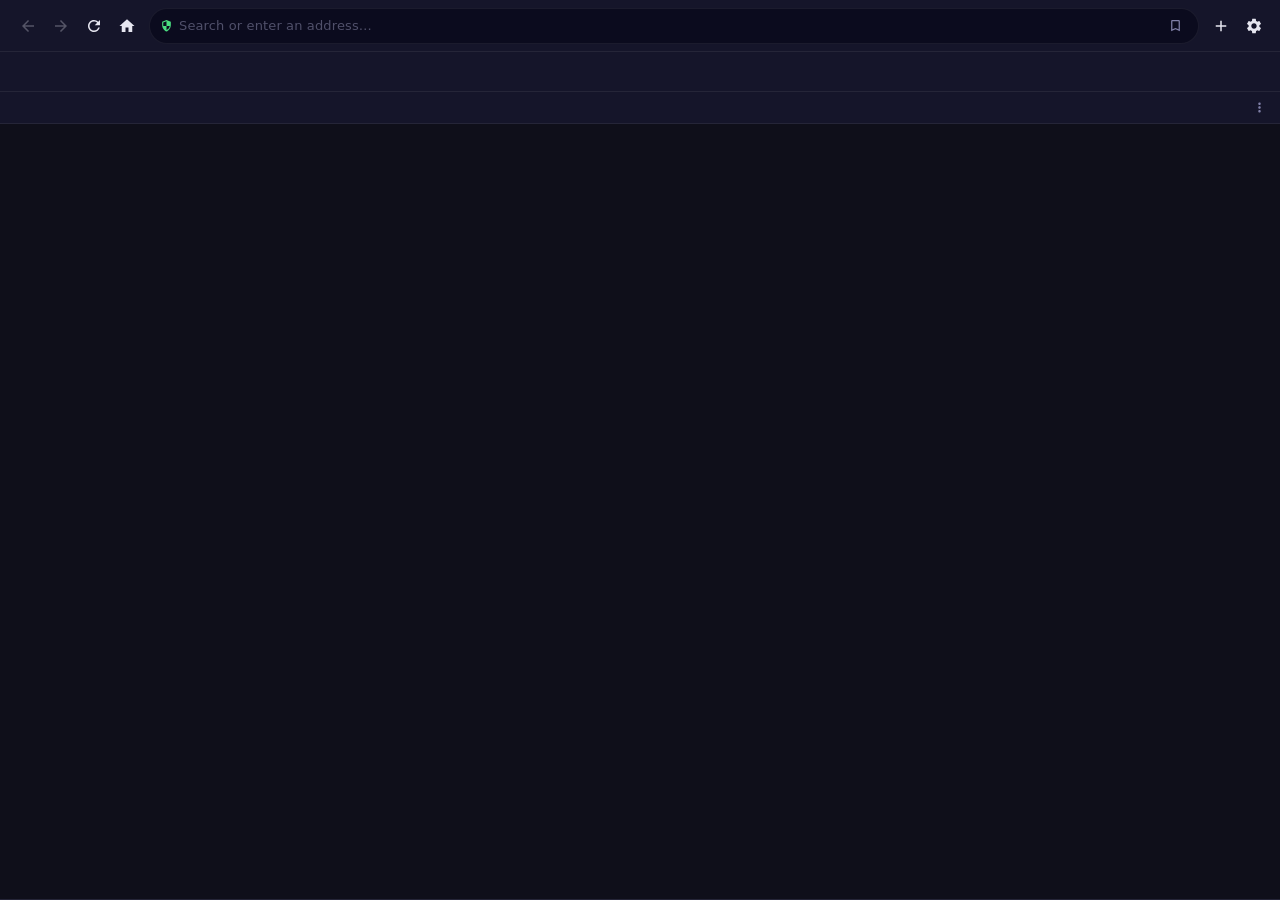
<file: src/index.html>
<!DOCTYPE html>
<html lang="en">
<head>
  <meta charset="UTF-8" />
  <meta name="viewport" content="width=device-width, initial-scale=1.0" />
  <title>SV Browser</title>
  <link rel="stylesheet" href="styles.css" />
</head>
<body>

  <!-- ══════ TOOLBAR ══════ -->
  <div id="toolbar">
    <div id="nav-buttons">
      <button id="btn-back" class="nav-btn" title="Go Back (Alt+←)" disabled>
        <svg viewBox="0 0 24 24" fill="currentColor"><path d="M20 11H7.83l5.59-5.59L12 4l-8 8 8 8 1.41-1.41L7.83 13H20v-2z"/></svg>
      </button>
      <button id="btn-forward" class="nav-btn" title="Go Forward (Alt+→)" disabled>
        <svg viewBox="0 0 24 24" fill="currentColor"><path d="M12 4l-1.41 1.41L16.17 11H4v2h12.17l-5.58 5.59L12 20l8-8z"/></svg>
      </button>
      <button id="btn-reload" class="nav-btn" title="Reload (Ctrl+R)">
        <!-- Reload icon -->
        <svg class="icon-reload" viewBox="0 0 24 24" fill="currentColor">
          <path d="M17.65 6.35A7.958 7.958 0 0 0 12 4c-4.42 0-7.99 3.58-7.99 8s3.57 8 7.99 8c3.73 0 6.84-2.55 7.73-6h-2.08A5.99 5.99 0 0 1 12 18c-3.31 0-6-2.69-6-6s2.69-6 6-6c1.66 0 3.14.69 4.22 1.78L13 11h7V4l-2.35 2.35z"/>
        </svg>
        <!-- Stop icon -->
        <svg class="icon-stop" viewBox="0 0 24 24" fill="currentColor">
          <path d="M19 6.41L17.59 5 12 10.59 6.41 5 5 6.41 10.59 12 5 17.59 6.41 19 12 13.41 17.59 19 19 17.59 13.41 12z"/>
        </svg>
      </button>
      <button id="btn-home" class="nav-btn" title="Home (Alt+Home)">
        <svg viewBox="0 0 24 24" fill="currentColor"><path d="M10 20v-6h4v6h5v-8h3L12 3 2 12h3v8z"/></svg>
      </button>
    </div>

    <div id="address-bar-wrap">
      <span id="security-icon" class="secure" title="Secure connection">
        <svg viewBox="0 0 24 24" fill="currentColor"><path d="M12 2L4 5v6c0 5.55 3.84 10.74 8 12 4.16-1.26 8-6.45 8-12V5l-8-3zm0 10.99h6c-.47 3.27-2.81 6.2-6 7.37V13H6V6.3l6-2.25v8.94z"/></svg>
      </span>
      <input id="address-bar" type="text" spellcheck="false"
             placeholder="Search or enter an address…" autocomplete="off" />
      <button id="btn-bookmark-add" class="icon-btn" title="Bookmark this page (Ctrl+D)">
        <svg viewBox="0 0 24 24" fill="currentColor"><path d="M17 3H7c-1.1 0-2 .9-2 2v16l7-3 7 3V5c0-1.1-.9-2-2-2zm0 15l-5-2.18L7 18V5h10v13z"/></svg>
      </button>
    </div>

    <div id="toolbar-actions">
      <button id="btn-new-tab" class="nav-btn" title="New Tab (Ctrl+T)">
        <svg viewBox="0 0 24 24" fill="currentColor"><path d="M19 13h-6v6h-2v-6H5v-2h6V5h2v6h6v2z"/></svg>
      </button>
      <button id="btn-settings" class="nav-btn" title="Settings">
        <svg viewBox="0 0 24 24" fill="currentColor"><path d="M19.14 12.94c.04-.3.06-.61.06-.94s-.02-.64-.07-.94l2.03-1.58a.49.49 0 0 0 .12-.61l-1.92-3.32a.488.488 0 0 0-.59-.22l-2.39.96c-.5-.38-1.03-.7-1.62-.94l-.36-2.54a.484.484 0 0 0-.48-.41h-3.84c-.24 0-.43.17-.47.41l-.36 2.54c-.59.24-1.13.57-1.62.94l-2.39-.96c-.22-.08-.47 0-.59.22L2.74 8.87a.47.47 0 0 0 .12.61l2.03 1.58c-.05.3-.09.63-.09.94s.02.64.07.94l-2.03 1.58a.49.49 0 0 0-.12.61l1.92 3.32c.12.22.37.29.59.22l2.39-.96c.5.38 1.03.7 1.62.94l.36 2.54c.05.24.24.41.48.41h3.84c.24 0 .44-.17.47-.41l.36-2.54c.59-.24 1.13-.56 1.62-.94l2.39.96c.22.08.47 0 .59-.22l1.92-3.32a.47.47 0 0 0-.12-.61l-2.01-1.58zM12 15.6c-1.98 0-3.6-1.62-3.6-3.6s1.62-3.6 3.6-3.6 3.6 1.62 3.6 3.6-1.62 3.6-3.6 3.6z"/></svg>
      </button>
    </div>
  </div>

  <!-- ══════ TAB BAR ══════ -->
  <div id="tab-bar">
    <div id="tabs-container"></div>
  </div>

  <!-- ══════ BOOKMARK BAR ══════ -->
  <div id="bookmark-bar" class="visible">
    <div id="bookmarks-list"></div>
    <button id="btn-manage-bm" class="icon-btn small" title="Manage Bookmarks">
      <svg viewBox="0 0 24 24" fill="currentColor"><path d="M12 8c1.1 0 2-.9 2-2s-.9-2-2-2-2 .9-2 2 .9 2 2 2zm0 2c-1.1 0-2 .9-2 2s.9 2 2 2 2-.9 2-2-.9-2-2-2zm0 6c-1.1 0-2 .9-2 2s.9 2 2 2 2-.9 2-2-.9-2-2-2z"/></svg>
    </button>
  </div>

  <!-- ══════ FIND BAR ══════ -->
  <div id="find-bar">
    <input id="find-input" type="text" placeholder="Find in page…" spellcheck="false" />
    <span id="find-count"></span>
    <button id="find-prev" class="icon-btn" title="Previous (Shift+Enter)">
      <svg viewBox="0 0 24 24" fill="currentColor"><path d="M7.41 15.41L12 10.83l4.59 4.58L18 14l-6-6-6 6z"/></svg>
    </button>
    <button id="find-next" class="icon-btn" title="Next (Enter)">
      <svg viewBox="0 0 24 24" fill="currentColor"><path d="M7.41 8.59L12 13.17l4.59-4.58L18 10l-6 6-6-6 1.41-1.41z"/></svg>
    </button>
    <button id="find-close" class="icon-btn" title="Close (Esc)">
      <svg viewBox="0 0 24 24" fill="currentColor"><path d="M19 6.41L17.59 5 12 10.59 6.41 5 5 6.41 10.59 12 5 17.59 6.41 19 12 13.41 17.59 19 19 17.59 13.41 12z"/></svg>
    </button>
  </div>

  <!-- ══════ BOOKMARK MODAL ══════ -->
  <div id="bm-modal" class="modal hidden">
    <div class="modal-box">
      <div class="modal-header">
        <h2>Bookmarks</h2>
        <button id="bm-modal-close" class="icon-btn">
          <svg viewBox="0 0 24 24" fill="currentColor"><path d="M19 6.41L17.59 5 12 10.59 6.41 5 5 6.41 10.59 12 5 17.59 6.41 19 12 13.41 17.59 19 19 17.59 13.41 12z"/></svg>
        </button>
      </div>
      <div id="bm-modal-list"></div>
    </div>
  </div>

  <!-- ══════ DOWNLOAD SHELF ══════ -->
  <div id="download-shelf"></div>

  <!-- ══════ STATUS BAR ══════ -->
  <div id="status-bar"><span id="status-text"></span></div>

  <!-- ══════ TOAST ══════ -->
  <div id="toast"></div>

  <script src="renderer.js"></script>
</body>
</html>
</file>
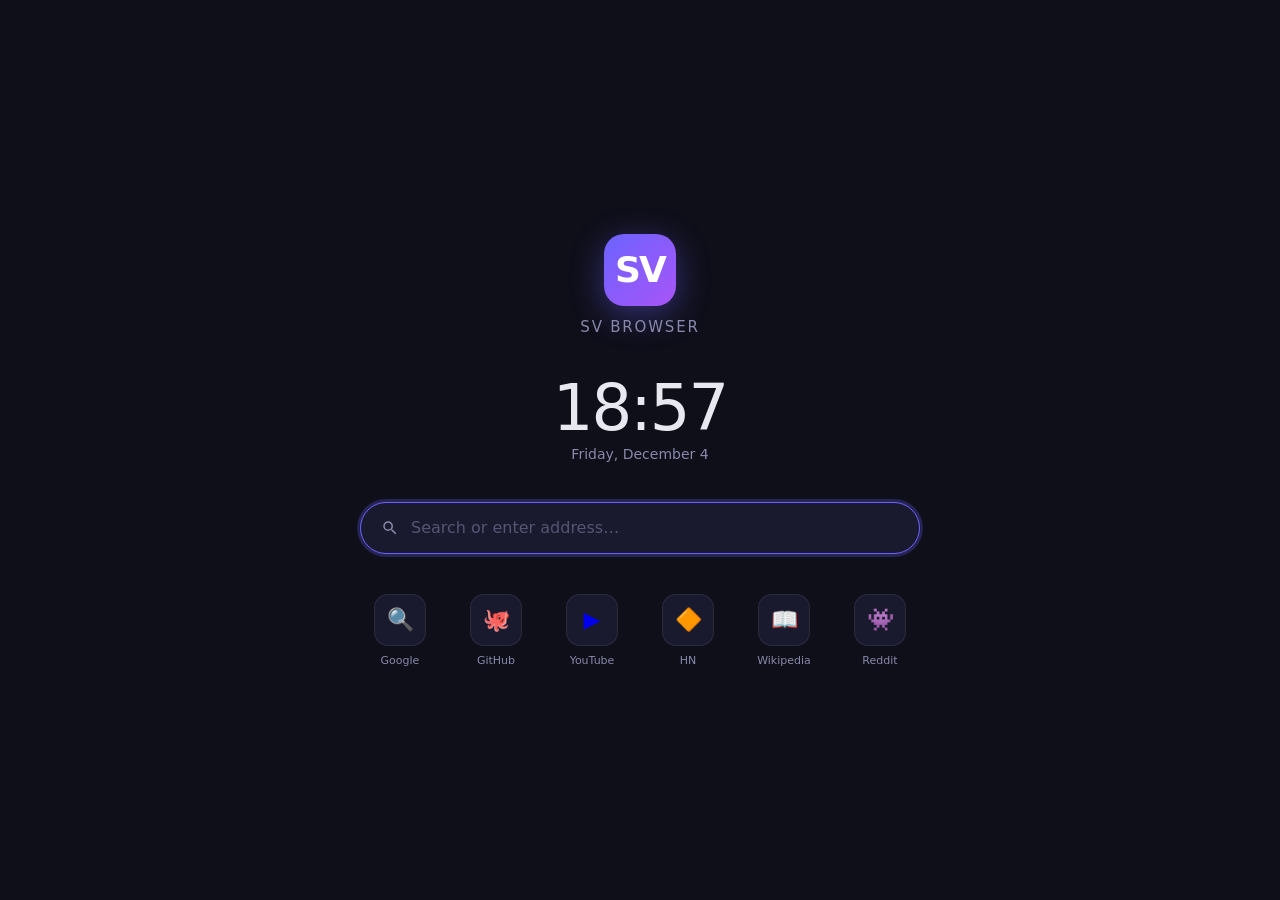
<file: src/newtab.html>
<!DOCTYPE html>
<html lang="en">
<head>
  <meta charset="UTF-8" />
  <meta name="viewport" content="width=device-width, initial-scale=1.0" />
  <title>New Tab</title>
  <style>
    *, *::before, *::after { box-sizing: border-box; margin: 0; padding: 0; }

    :root {
      --bg:        #0f0f1a;
      --surface:   #1a1a2e;
      --accent:    #6c63ff;
      --accent-g:  rgba(108,99,255,0.2);
      --text:      #e8e8f0;
      --muted:     #8888aa;
      --dim:       #555575;
      --border:    rgba(255,255,255,0.07);
      --radius:    12px;
    }

    html, body {
      height: 100%;
      background: var(--bg);
      color: var(--text);
      font-family: -apple-system, BlinkMacSystemFont, 'Segoe UI', system-ui, sans-serif;
      -webkit-font-smoothing: antialiased;
      display: flex;
      flex-direction: column;
      align-items: center;
      justify-content: center;
      gap: 40px;
    }

    /* Logo */
    .logo {
      display: flex;
      flex-direction: column;
      align-items: center;
      gap: 12px;
    }

    .logo-mark {
      width: 72px;
      height: 72px;
      background: linear-gradient(135deg, #6c63ff, #a855f7);
      border-radius: 20px;
      display: flex;
      align-items: center;
      justify-content: center;
      font-size: 36px;
      font-weight: 800;
      color: white;
      letter-spacing: -2px;
      box-shadow: 0 8px 32px rgba(108,99,255,0.4);
    }

    .logo-name {
      font-size: 15px;
      color: var(--muted);
      letter-spacing: 0.12em;
      text-transform: uppercase;
    }

    /* Clock */
    #clock {
      font-size: 64px;
      font-weight: 200;
      letter-spacing: -2px;
      color: var(--text);
      line-height: 1;
    }

    #date {
      font-size: 14px;
      color: var(--muted);
      text-align: center;
      margin-top: 6px;
    }

    /* Search bar */
    .search-wrap {
      display: flex;
      align-items: center;
      background: var(--surface);
      border: 1px solid var(--border);
      border-radius: 30px;
      padding: 0 20px;
      width: 560px;
      max-width: 90vw;
      height: 52px;
      gap: 12px;
      transition: border-color 0.15s, box-shadow 0.15s;
    }

    .search-wrap:focus-within {
      border-color: var(--accent);
      box-shadow: 0 0 0 3px rgba(108,99,255,0.25);
    }

    .search-icon {
      color: var(--muted);
      flex-shrink: 0;
    }

    #search-input {
      flex: 1;
      background: transparent;
      border: none;
      outline: none;
      font-size: 16px;
      color: var(--text);
      font-family: inherit;
    }

    #search-input::placeholder { color: var(--dim); }

    /* Quick links */
    .quicklinks {
      display: flex;
      gap: 16px;
      flex-wrap: wrap;
      justify-content: center;
      max-width: 560px;
    }

    .quicklink {
      display: flex;
      flex-direction: column;
      align-items: center;
      gap: 8px;
      width: 80px;
      cursor: pointer;
      text-decoration: none;
    }

    .quicklink-icon {
      width: 52px;
      height: 52px;
      background: var(--surface);
      border: 1px solid var(--border);
      border-radius: 14px;
      display: flex;
      align-items: center;
      justify-content: center;
      font-size: 22px;
      transition: background 0.15s, border-color 0.15s, transform 0.15s;
    }

    .quicklink:hover .quicklink-icon {
      background: var(--accent-g);
      border-color: rgba(108,99,255,0.4);
      transform: translateY(-2px);
    }

    .quicklink-label {
      font-size: 11px;
      color: var(--muted);
      text-align: center;
    }
  </style>
</head>
<body>

  <div class="logo">
    <div class="logo-mark">SV</div>
    <span class="logo-name">SV Browser</span>
  </div>

  <div>
    <div id="clock">00:00</div>
    <div id="date"></div>
  </div>

  <div class="search-wrap">
    <svg class="search-icon" width="18" height="18" viewBox="0 0 24 24" fill="currentColor">
      <path d="M15.5 14h-.79l-.28-.27A6.471 6.471 0 0 0 16 9.5 6.5 6.5 0 1 0 9.5 16c1.61 0 3.09-.59 4.23-1.57l.27.28v.79l5 4.99L20.49 19l-4.99-5zm-6 0C7.01 14 5 11.99 5 9.5S7.01 5 9.5 5 14 7.01 14 9.5 11.99 14 9.5 14z"/>
    </svg>
    <input id="search-input" type="text" placeholder="Search or enter address…" autocomplete="off" autofocus />
  </div>

  <div class="quicklinks">
    <a class="quicklink" href="https://google.com">
      <div class="quicklink-icon">🔍</div>
      <span class="quicklink-label">Google</span>
    </a>
    <a class="quicklink" href="https://github.com">
      <div class="quicklink-icon">🐙</div>
      <span class="quicklink-label">GitHub</span>
    </a>
    <a class="quicklink" href="https://youtube.com">
      <div class="quicklink-icon">▶️</div>
      <span class="quicklink-label">YouTube</span>
    </a>
    <a class="quicklink" href="https://news.ycombinator.com">
      <div class="quicklink-icon">🔶</div>
      <span class="quicklink-label">HN</span>
    </a>
    <a class="quicklink" href="https://wikipedia.org">
      <div class="quicklink-icon">📖</div>
      <span class="quicklink-label">Wikipedia</span>
    </a>
    <a class="quicklink" href="https://reddit.com">
      <div class="quicklink-icon">👾</div>
      <span class="quicklink-label">Reddit</span>
    </a>
  </div>

  <script>
    // Clock
    function updateClock() {
      const now = new Date();
      const h = String(now.getHours()).padStart(2, '0');
      const m = String(now.getMinutes()).padStart(2, '0');
      document.getElementById('clock').textContent = `${h}:${m}`;
      const days = ['Sunday','Monday','Tuesday','Wednesday','Thursday','Friday','Saturday'];
      const months = ['January','February','March','April','May','June',
                      'July','August','September','October','November','December'];
      document.getElementById('date').textContent =
        `${days[now.getDay()]}, ${months[now.getMonth()]} ${now.getDate()}`;
    }
    updateClock();
    setInterval(updateClock, 10000);

    // Search — communicate with parent via postMessage (BrowserView can't use contextBridge)
    const input = document.getElementById('search-input');
    input.addEventListener('keydown', e => {
      if (e.key === 'Enter' && input.value.trim()) {
        window.location.href =
          'https://www.google.com/search?q=' + encodeURIComponent(input.value.trim());
      }
    });

    // Quick links open in same tab
    document.querySelectorAll('.quicklink').forEach(link => {
      link.addEventListener('click', e => {
        e.preventDefault();
        window.location.href = link.href;
      });
    });
  </script>
</body>
</html>
</file>
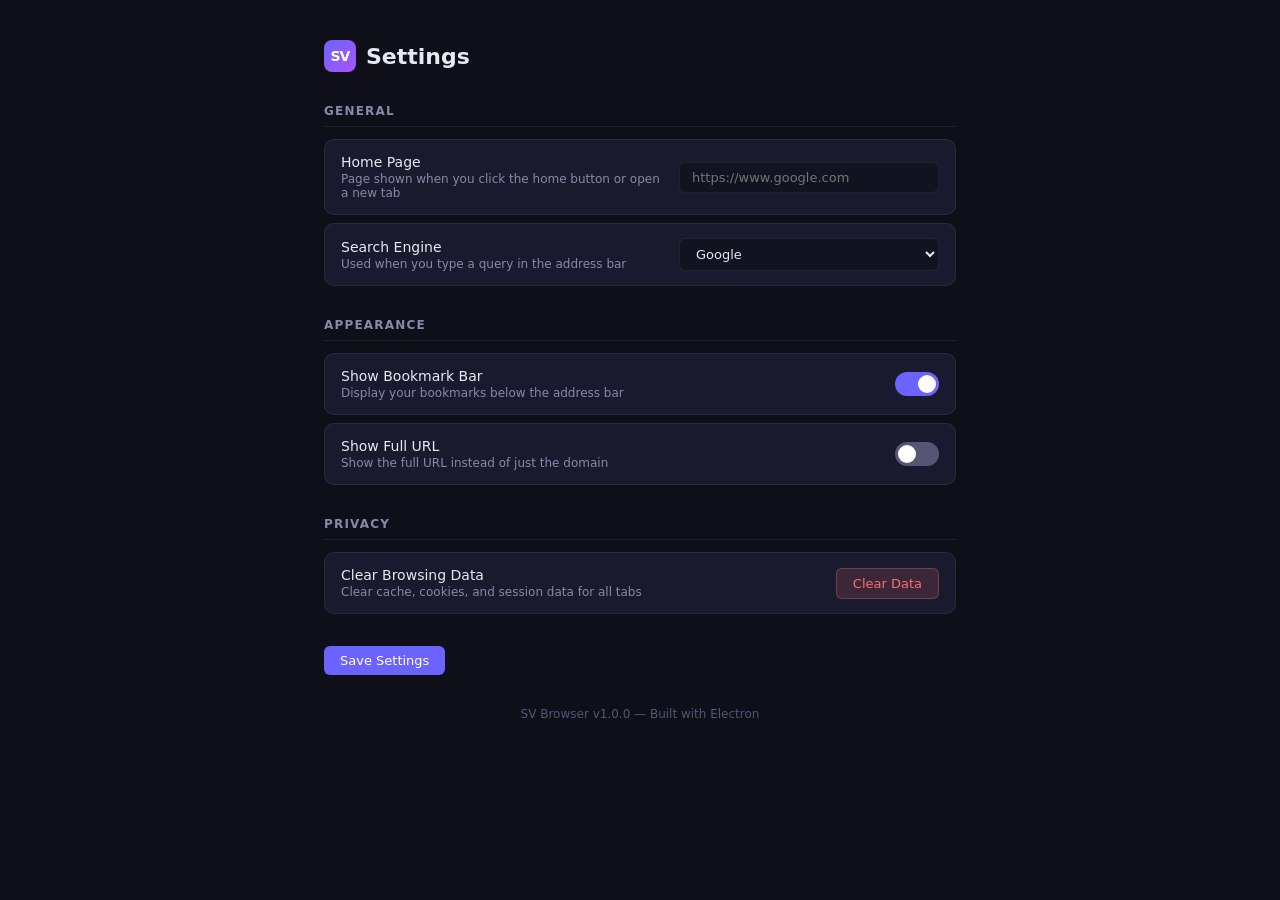
<file: src/settings.html>
<!DOCTYPE html>
<html lang="en">
<head>
  <meta charset="UTF-8" />
  <title>SV Settings</title>
  <style>
    *, *::before, *::after { box-sizing: border-box; margin: 0; padding: 0; }
    :root {
      --bg: #0f0f1a; --surface: #1a1a2e; --accent: #6c63ff;
      --accent-g: rgba(108,99,255,0.2); --text: #e8e8f0;
      --muted: #8888aa; --dim: #555575; --border: rgba(255,255,255,0.07);
      --success: #4ade80; --danger: #f87171; --radius: 10px;
    }
    html, body { height: 100%; background: var(--bg); color: var(--text);
      font-family: -apple-system, BlinkMacSystemFont, 'Segoe UI', system-ui, sans-serif;
      font-size: 14px; -webkit-font-smoothing: antialiased; overflow: hidden; }
    .page { max-width: 680px; margin: 0 auto; padding: 40px 24px; overflow-y: auto; height: 100%; }
    h1 { font-size: 22px; font-weight: 600; margin-bottom: 32px; color: var(--text);
         display: flex; align-items: center; gap: 10px; }
    .logo-sm { width: 32px; height: 32px; background: linear-gradient(135deg,#6c63ff,#a855f7);
               border-radius: 8px; display: flex; align-items: center; justify-content: center;
               font-weight: 800; font-size: 14px; color: white; letter-spacing: -1px; }
    section { margin-bottom: 32px; }
    h2 { font-size: 12px; font-weight: 600; text-transform: uppercase; letter-spacing: 0.1em;
         color: var(--muted); margin-bottom: 12px; padding-bottom: 8px;
         border-bottom: 1px solid var(--border); }
    .setting-row { display: flex; align-items: center; justify-content: space-between;
                   gap: 16px; padding: 14px 16px; background: var(--surface);
                   border: 1px solid var(--border); border-radius: var(--radius);
                   margin-bottom: 8px; }
    .setting-row:last-child { margin-bottom: 0; }
    .setting-info { flex: 1; }
    .setting-label { font-weight: 500; color: var(--text); margin-bottom: 2px; }
    .setting-desc { font-size: 12px; color: var(--muted); }
    input[type="text"], input[type="url"] {
      background: rgba(0,0,0,0.3); border: 1px solid var(--border); border-radius: 6px;
      padding: 7px 12px; color: var(--text); font-family: inherit; font-size: 13px;
      width: 260px; outline: none; transition: border-color 0.15s, box-shadow 0.15s; }
    input[type="text"]:focus, input[type="url"]:focus {
      border-color: var(--accent); box-shadow: 0 0 0 3px rgba(108,99,255,0.2); }
    .btn { padding: 7px 16px; border-radius: 6px; font-family: inherit; font-size: 13px;
           font-weight: 500; cursor: pointer; transition: all 0.15s; border: none; }
    .btn-primary { background: var(--accent); color: white; }
    .btn-primary:hover { background: #7b73ff; }
    .btn-danger { background: rgba(248,113,113,0.15); color: var(--danger);
                  border: 1px solid rgba(248,113,113,0.3); }
    .btn-danger:hover { background: rgba(248,113,113,0.25); }
    .toggle { width: 44px; height: 24px; background: var(--dim); border-radius: 12px;
              cursor: pointer; position: relative; border: none; transition: background 0.2s; flex-shrink:0; }
    .toggle.on { background: var(--accent); }
    .toggle::after { content: ''; position: absolute; top: 3px; left: 3px; width: 18px;
                     height: 18px; border-radius: 50%; background: white; transition: transform 0.2s; }
    .toggle.on::after { transform: translateX(20px); }
    #save-status { display: none; color: var(--success); font-size: 13px; }
    #save-status.show { display: inline; }
    .version-tag { font-size: 12px; color: var(--dim); margin-top: 32px; text-align: center; }
  </style>
</head>
<body>
<div class="page">
  <h1><div class="logo-sm">SV</div> Settings</h1>

  <section>
    <h2>General</h2>
    <div class="setting-row">
      <div class="setting-info">
        <div class="setting-label">Home Page</div>
        <div class="setting-desc">Page shown when you click the home button or open a new tab</div>
      </div>
      <input type="url" id="homepage-input" placeholder="https://www.google.com" />
    </div>
    <div class="setting-row">
      <div class="setting-info">
        <div class="setting-label">Search Engine</div>
        <div class="setting-desc">Used when you type a query in the address bar</div>
      </div>
      <select id="search-engine" style="background:rgba(0,0,0,0.3);border:1px solid var(--border);
        border-radius:6px;padding:7px 12px;color:var(--text);font-size:13px;outline:none;
        font-family:inherit;width:260px">
        <option value="https://www.google.com/search?q=">Google</option>
        <option value="https://duckduckgo.com/?q=">DuckDuckGo</option>
        <option value="https://www.bing.com/search?q=">Bing</option>
        <option value="https://search.brave.com/search?q=">Brave Search</option>
      </select>
    </div>
  </section>

  <section>
    <h2>Appearance</h2>
    <div class="setting-row">
      <div class="setting-info">
        <div class="setting-label">Show Bookmark Bar</div>
        <div class="setting-desc">Display your bookmarks below the address bar</div>
      </div>
      <button class="toggle on" id="toggle-bookmarkbar" title="Toggle bookmark bar"></button>
    </div>
    <div class="setting-row">
      <div class="setting-info">
        <div class="setting-label">Show Full URL</div>
        <div class="setting-desc">Show the full URL instead of just the domain</div>
      </div>
      <button class="toggle" id="toggle-fullurl" title="Toggle full URL display"></button>
    </div>
  </section>

  <section>
    <h2>Privacy</h2>
    <div class="setting-row">
      <div class="setting-info">
        <div class="setting-label">Clear Browsing Data</div>
        <div class="setting-desc">Clear cache, cookies, and session data for all tabs</div>
      </div>
      <button class="btn btn-danger" id="btn-clear-data">Clear Data</button>
    </div>
  </section>

  <div style="display:flex;gap:12px;align-items:center;margin-top:8px">
    <button class="btn btn-primary" id="btn-save">Save Settings</button>
    <span id="save-status">✓ Saved</span>
  </div>

  <div class="version-tag">SV Browser v1.0.0 — Built with Electron</div>
</div>

<script>
  // Load settings on open
  window.addEventListener('DOMContentLoaded', async () => {
    const settings = await window.sv.loadSettings();
    document.getElementById('homepage-input').value = settings.homePage || '';
    if (settings.searchEngine) {
      document.getElementById('search-engine').value = settings.searchEngine;
    }
    if (settings.showFullUrl) {
      document.getElementById('toggle-fullurl').classList.add('on');
    }
    if (settings.showBookmarkBar === false) {
      document.getElementById('toggle-bookmarkbar').classList.remove('on');
    }
  });

  // Toggle buttons
  document.querySelectorAll('.toggle').forEach(toggle => {
    toggle.addEventListener('click', () => toggle.classList.toggle('on'));
  });

  // Save
  document.getElementById('btn-save').addEventListener('click', async () => {
    const homepage = document.getElementById('homepage-input').value.trim() || 'https://www.google.com';
    const searchEngine = document.getElementById('search-engine').value;
    const showBookmarkBar = document.getElementById('toggle-bookmarkbar').classList.contains('on');
    const showFullUrl = document.getElementById('toggle-fullurl').classList.contains('on');

    await window.sv.saveHomepage(homepage);
    await window.sv.savePreferences({ searchEngine, showBookmarkBar, showFullUrl });

    const status = document.getElementById('save-status');
    status.classList.add('show');
    setTimeout(() => status.classList.remove('show'), 2000);
  });

  // Clear data
  document.getElementById('btn-clear-data').addEventListener('click', async () => {
    if (confirm('Clear all browsing data? This cannot be undone.')) {
      await window.sv.clearBrowsingData();
    }
  });
</script>
</body>
</html>
</file>
<file: src/styles.css>
/* ══════════════════════════════════════════════════════════
   SV Browser — Complete Stylesheet
   ══════════════════════════════════════════════════════════ */
*, *::before, *::after { box-sizing: border-box; margin: 0; padding: 0; }

:root {
  --bg:           #0f0f1a;
  --chrome:       #15152a;
  --chrome-hi:    #1c1c35;
  --tab-bg:       #11112a;
  --tab-active:   #1c1c38;
  --input-bg:     #0b0b1e;
  --modal-bg:     #1a1a32;

  --accent:       #6c63ff;
  --accent-h:     #7d75ff;
  --accent-glow:  rgba(108,99,255,0.28);

  --text:         #e6e6f0;
  --muted:        #8080a8;
  --dim:          #50506a;

  --border:       rgba(255,255,255,0.065);
  --border-a:     rgba(108,99,255,0.38);

  --success:      #4ade80;
  --warning:      #facc15;
  --danger:       #f87171;

  --r-sm: 6px; --r-md: 10px; --r-lg: 16px; --r-pill: 999px;
  --t: 0.14s ease;
  --shadow: 0 4px 24px rgba(0,0,0,0.5);
  --glow: 0 0 18px var(--accent-glow);
}

html, body {
  height: 100%; overflow: hidden;
  background: var(--bg); color: var(--text);
  font-family: -apple-system, BlinkMacSystemFont, 'Segoe UI', system-ui, sans-serif;
  font-size: 13px; -webkit-font-smoothing: antialiased;
  user-select: none;
}

::-webkit-scrollbar { width: 5px; height: 5px; }
::-webkit-scrollbar-track { background: transparent; }
::-webkit-scrollbar-thumb { background: var(--dim); border-radius: 3px; }
::-webkit-scrollbar-thumb:hover { background: var(--muted); }

/* ── TOOLBAR ─────────────────────────────────────────────── */
#toolbar {
  display: flex; align-items: center; gap: 6px;
  height: 52px; padding: 0 10px 0 12px;
  background: var(--chrome);
  border-bottom: 1px solid var(--border);
  -webkit-app-region: drag;
  z-index: 100; position: relative;
}

/* macOS traffic light clearance */
@media (display-mode: standalone) { #toolbar { padding-left: 82px; } }

#toolbar > * { -webkit-app-region: no-drag; }

/* ── Nav Buttons ─────────────────────────────────────────── */
#nav-buttons { display: flex; align-items: center; gap: 1px; flex-shrink: 0; }
#toolbar-actions { display: flex; align-items: center; gap: 1px; flex-shrink: 0; }

.nav-btn {
  width: 32px; height: 32px;
  display: flex; align-items: center; justify-content: center;
  background: transparent; border: none; border-radius: var(--r-sm);
  color: var(--text); cursor: pointer;
  transition: background var(--t), color var(--t), opacity var(--t);
}
.nav-btn svg { width: 18px; height: 18px; }
.nav-btn:hover:not(:disabled) { background: rgba(255,255,255,0.08); }
.nav-btn:active:not(:disabled) { background: rgba(255,255,255,0.13); transform: scale(0.96); }
.nav-btn:disabled { opacity: 0.3; cursor: default; }

/* Reload ↔ Stop toggle */
#btn-reload .icon-stop { display: none; }
#btn-reload.is-stop .icon-reload { display: none; }
#btn-reload.is-stop .icon-stop { display: block; }

/* ── Address Bar ─────────────────────────────────────────── */
#address-bar-wrap {
  flex: 1; display: flex; align-items: center; gap: 6px;
  background: var(--input-bg); border: 1px solid var(--border);
  border-radius: var(--r-pill); padding: 0 10px; height: 36px;
  transition: border-color var(--t), box-shadow var(--t);
}
#address-bar-wrap:focus-within {
  border-color: var(--accent);
  box-shadow: 0 0 0 3px var(--accent-glow);
}

#security-icon { display: flex; flex-shrink: 0; color: var(--dim); }
#security-icon svg { width: 13px; height: 13px; }
#security-icon.secure   { color: var(--success); }
#security-icon.insecure { color: var(--warning); }

#address-bar {
  flex: 1; background: transparent; border: none; outline: none;
  color: var(--text); font-size: 13px; font-family: inherit;
  letter-spacing: 0.01em;
}
#address-bar::placeholder { color: var(--dim); }
#address-bar::selection { background: var(--accent-glow); }

/* ── Icon Button ─────────────────────────────────────────── */
.icon-btn {
  width: 26px; height: 26px;
  display: flex; align-items: center; justify-content: center;
  background: transparent; border: none; border-radius: var(--r-sm);
  color: var(--muted); cursor: pointer;
  transition: color var(--t), background var(--t);
  flex-shrink: 0;
}
.icon-btn svg { width: 15px; height: 15px; }
.icon-btn:hover { color: var(--text); background: rgba(255,255,255,0.08); }
.icon-btn.active { color: var(--accent); }
#btn-bookmark-add:hover { color: var(--accent); }

/* ── TAB BAR ─────────────────────────────────────────────── */
#tab-bar {
  height: 40px; background: var(--chrome);
  border-bottom: 1px solid var(--border);
  display: flex; align-items: flex-end;
  overflow: hidden; z-index: 99; position: relative;
}

#tabs-container {
  display: flex; align-items: flex-end; height: 100%;
  overflow-x: auto; overflow-y: hidden; scrollbar-width: none;
  padding: 0 6px; gap: 2px; flex: 1;
}
#tabs-container::-webkit-scrollbar { display: none; }

.tab {
  display: flex; align-items: center; gap: 6px;
  height: 34px; min-width: 100px; max-width: 220px;
  padding: 0 8px; flex-shrink: 0;
  background: var(--tab-bg);
  border: 1px solid transparent; border-bottom: none;
  border-radius: var(--r-sm) var(--r-sm) 0 0;
  cursor: pointer;
  transition: background var(--t), border-color var(--t);
  position: relative;
}
.tab:hover { background: rgba(108,99,255,0.09); }
.tab.active {
  background: var(--tab-active);
  border-color: var(--border-a);
  border-bottom-color: var(--tab-active);
}

.tab-favicon-placeholder {
  width: 14px; height: 14px; border-radius: 2px; flex-shrink: 0;
  display: flex; align-items: center; justify-content: center;
  color: var(--dim);
}
.tab-favicon { width: 14px; height: 14px; border-radius: 2px; object-fit: contain; flex-shrink: 0; }

.tab-loading-spinner {
  width: 14px; height: 14px; flex-shrink: 0;
  border: 2px solid var(--dim); border-top-color: var(--accent);
  border-radius: 50%; animation: spin 0.65s linear infinite;
}

.tab-title {
  flex: 1; overflow: hidden; text-overflow: ellipsis; white-space: nowrap;
  font-size: 12px; color: var(--muted);
}
.tab.active .tab-title { color: var(--text); }

.tab-close {
  width: 18px; height: 18px;
  display: flex; align-items: center; justify-content: center;
  background: transparent; border: none; border-radius: 50%;
  color: var(--dim); cursor: pointer; flex-shrink: 0;
  opacity: 0; transition: opacity var(--t), background var(--t), color var(--t);
}
.tab:hover .tab-close, .tab.active .tab-close { opacity: 1; }
.tab-close:hover { background: rgba(248,113,113,0.18); color: var(--danger); }

@keyframes spin { to { transform: rotate(360deg); } }

/* ── BOOKMARK BAR ────────────────────────────────────────── */
#bookmark-bar {
  height: 0; overflow: hidden;
  background: var(--chrome);
  border-bottom: 0px solid var(--border);
  display: flex; align-items: center; padding: 0;
  transition: height 0.18s ease, padding 0.18s ease, border-width 0.18s ease;
  z-index: 98; position: relative;
}
#bookmark-bar.visible {
  height: 32px; padding: 0 8px;
  border-bottom-width: 1px;
}

#bookmarks-list {
  display: flex; align-items: center; gap: 2px;
  overflow-x: auto; overflow-y: hidden; flex: 1; scrollbar-width: none;
}
#bookmarks-list::-webkit-scrollbar { display: none; }

.bookmark-btn {
  display: flex; align-items: center; gap: 5px;
  height: 22px; padding: 0 9px;
  background: rgba(255,255,255,0.04); border: 1px solid var(--border);
  border-radius: var(--r-sm);
  color: var(--muted); cursor: pointer; font-size: 11.5px; font-family: inherit;
  white-space: nowrap; max-width: 150px; overflow: hidden; text-overflow: ellipsis;
  transition: background var(--t), color var(--t), border-color var(--t);
}
.bookmark-btn:hover {
  background: rgba(108,99,255,0.14); border-color: var(--border-a); color: var(--text);
}
.bookmark-btn img { width: 12px; height: 12px; border-radius: 1px; flex-shrink: 0; }
.bookmark-empty { color: var(--dim); font-size: 11.5px; padding: 0 6px; font-style: italic; }
#btn-manage-bm { margin-left: auto; flex-shrink: 0; }

/* ── FIND BAR ────────────────────────────────────────────── */
#find-bar {
  position: fixed; top: 52px; right: 16px;
  display: flex; align-items: center; gap: 6px;
  background: var(--modal-bg); border: 1px solid var(--border-a);
  border-radius: var(--r-md); padding: 6px 10px;
  box-shadow: var(--shadow); z-index: 500;
  transform: translateY(-10px); opacity: 0; pointer-events: none;
  transition: transform 0.16s ease, opacity 0.16s ease;
}
#find-bar.visible { transform: translateY(0); opacity: 1; pointer-events: auto; }

#find-input {
  width: 200px; background: var(--input-bg); border: 1px solid var(--border);
  border-radius: var(--r-sm); padding: 4px 8px; color: var(--text);
  font-family: inherit; font-size: 13px; outline: none;
  transition: border-color var(--t), box-shadow var(--t);
}
#find-input:focus { border-color: var(--accent); box-shadow: 0 0 0 2px var(--accent-glow); }

#find-count { font-size: 11px; color: var(--dim); white-space: nowrap; min-width: 40px; }

/* ── DOWNLOAD SHELF ──────────────────────────────────────── */
#download-shelf {
  position: fixed; bottom: 0; left: 0; right: 0;
  background: var(--chrome); border-top: 1px solid var(--border);
  display: flex; align-items: center; gap: 12px;
  padding: 0 16px; height: 0; overflow: hidden;
  transition: height 0.18s ease;
  z-index: 300;
}
#download-shelf.visible { height: 44px; }

.dl-item { display: flex; align-items: center; gap: 8px; flex-shrink: 0; }
.dl-name { font-size: 12px; color: var(--text); max-width: 160px;
           overflow: hidden; text-overflow: ellipsis; white-space: nowrap; }
.dl-bar { width: 80px; height: 4px; background: var(--dim); border-radius: 2px; overflow: hidden; }
.dl-fill { height: 100%; background: var(--accent); width: 0; transition: width 0.3s; border-radius: 2px; }
.dl-status { font-size: 11px; color: var(--muted); }

/* ── STATUS BAR ──────────────────────────────────────────── */
#status-bar {
  position: fixed; bottom: 0; left: 0; max-width: 60%;
  height: 20px; padding: 0 8px;
  background: var(--chrome); border-top: 1px solid var(--border);
  display: flex; align-items: center; z-index: 400;
  opacity: 0; pointer-events: none;
  transition: opacity 0.25s;
}
#status-bar.visible { opacity: 1; }
#status-text { font-size: 11px; color: var(--muted); white-space: nowrap;
               overflow: hidden; text-overflow: ellipsis; }

/* ── MODAL ───────────────────────────────────────────────── */
.modal {
  position: fixed; inset: 0;
  background: rgba(0,0,0,0.55); backdrop-filter: blur(10px);
  display: flex; align-items: center; justify-content: center;
  z-index: 1000;
}
.modal.hidden { display: none; }

.modal-box {
  background: var(--modal-bg); border: 1px solid var(--border-a);
  border-radius: var(--r-lg); padding: 22px;
  width: 460px; max-height: 72vh;
  display: flex; flex-direction: column; gap: 14px;
  box-shadow: var(--glow), var(--shadow);
  animation: pop 0.15s ease;
}
@keyframes pop {
  from { transform: scale(0.96) translateY(8px); opacity: 0; }
  to   { transform: scale(1)    translateY(0);   opacity: 1; }
}
.modal-header { display: flex; align-items: center; justify-content: space-between; }
.modal-header h2 { font-size: 15px; font-weight: 600; }

#bm-modal-list { overflow-y: auto; display: flex; flex-direction: column; gap: 6px; }

.bm-modal-item {
  display: flex; align-items: center; gap: 10px;
  padding: 9px 11px;
  background: rgba(255,255,255,0.035); border: 1px solid var(--border);
  border-radius: var(--r-sm);
  transition: background var(--t);
}
.bm-modal-item:hover { background: rgba(255,255,255,0.065); }
.bm-modal-item img { width: 15px; height: 15px; border-radius: 2px; flex-shrink: 0; }

.bm-modal-info { flex: 1; overflow: hidden; cursor: pointer; }
.bm-modal-title { font-size: 13px; color: var(--text);
                  white-space: nowrap; overflow: hidden; text-overflow: ellipsis; }
.bm-modal-url   { font-size: 11px; color: var(--dim);
                  white-space: nowrap; overflow: hidden; text-overflow: ellipsis; }

.bm-delete-btn {
  width: 24px; height: 24px; display: flex; align-items: center; justify-content: center;
  background: transparent; border: none; border-radius: 50%;
  color: var(--dim); cursor: pointer;
  transition: background var(--t), color var(--t);
}
.bm-delete-btn:hover { background: rgba(248,113,113,0.15); color: var(--danger); }
.bm-empty { text-align: center; color: var(--dim); padding: 28px 0; font-size: 13px; }

/* ── TOAST ───────────────────────────────────────────────── */
#toast {
  position: fixed; bottom: 32px; left: 50%;
  transform: translateX(-50%) translateY(10px);
  background: var(--modal-bg); border: 1px solid var(--border-a);
  border-radius: var(--r-md); padding: 9px 18px;
  font-size: 13px; color: var(--text);
  box-shadow: var(--shadow); z-index: 2000;
  opacity: 0; pointer-events: none;
  transition: opacity 0.2s ease, transform 0.2s ease;
  white-space: nowrap;
}
#toast.show { opacity: 1; transform: translateX(-50%) translateY(0); }
</file>
